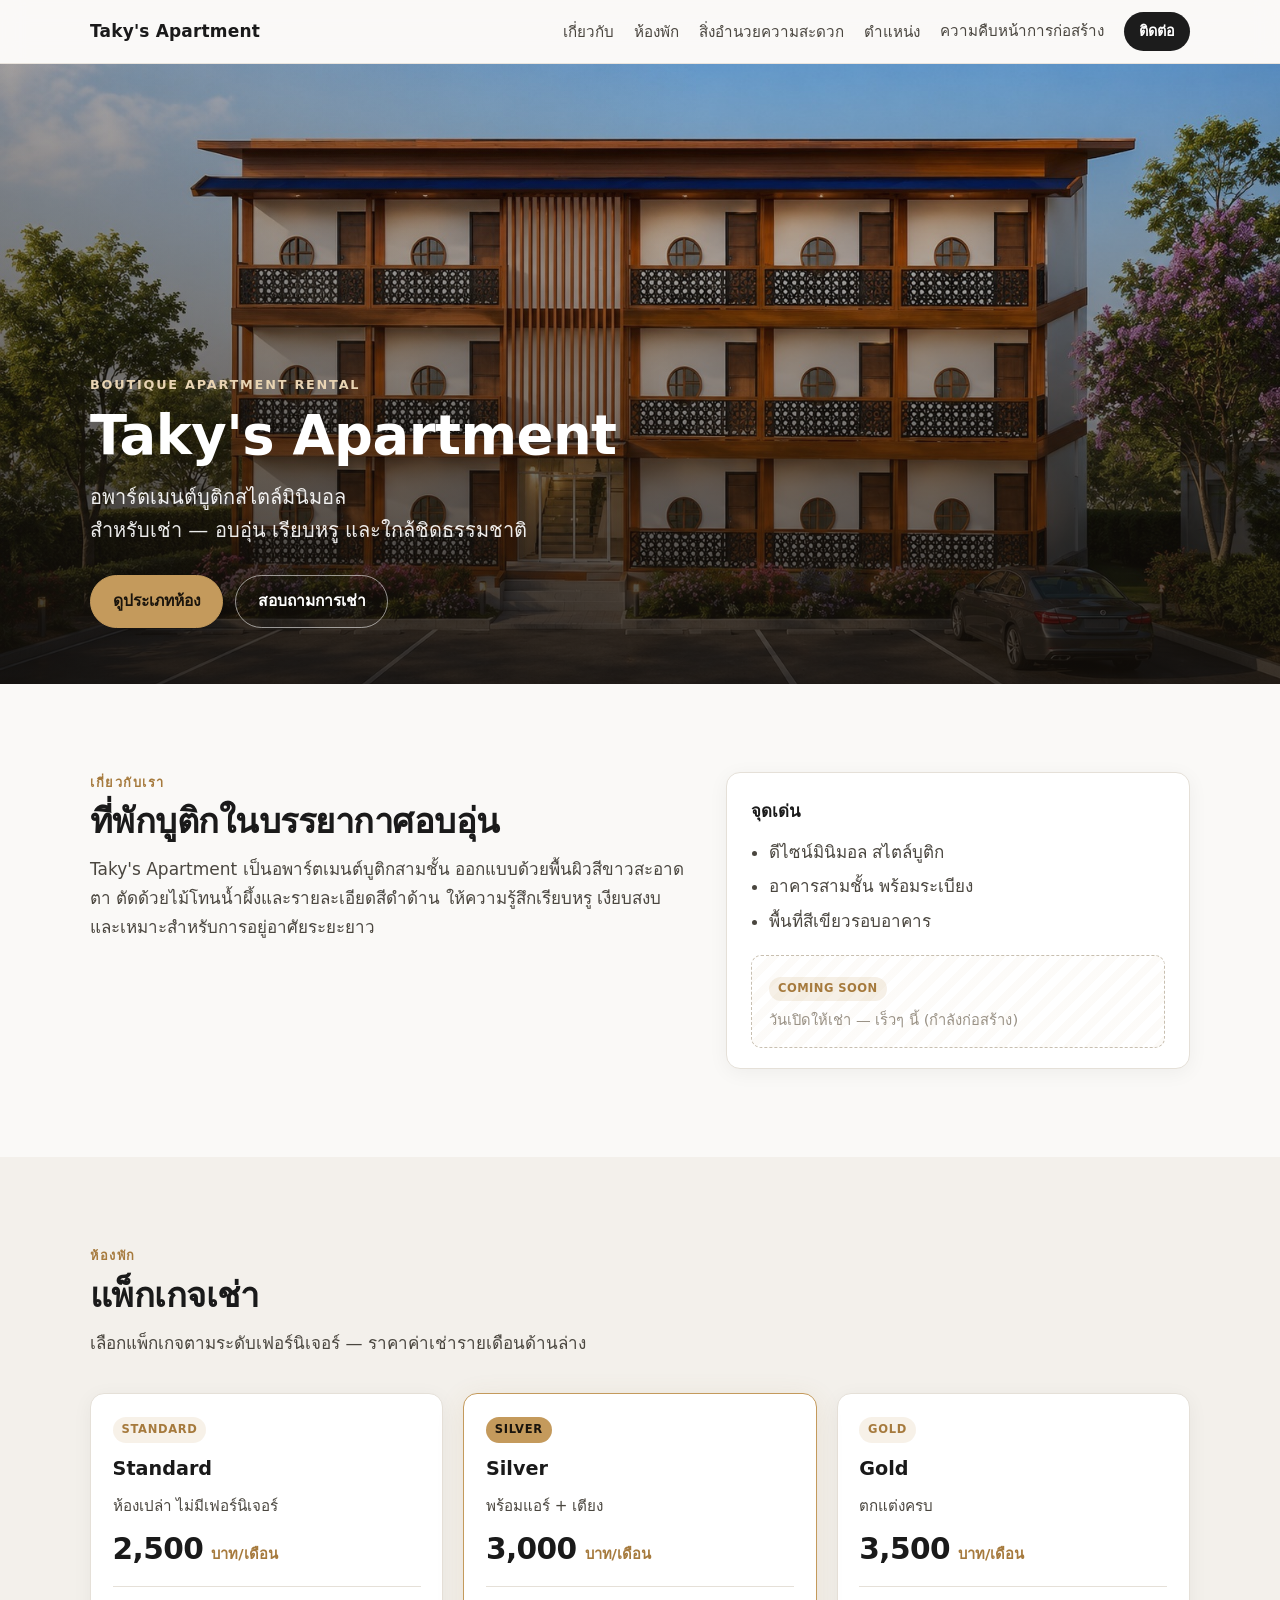
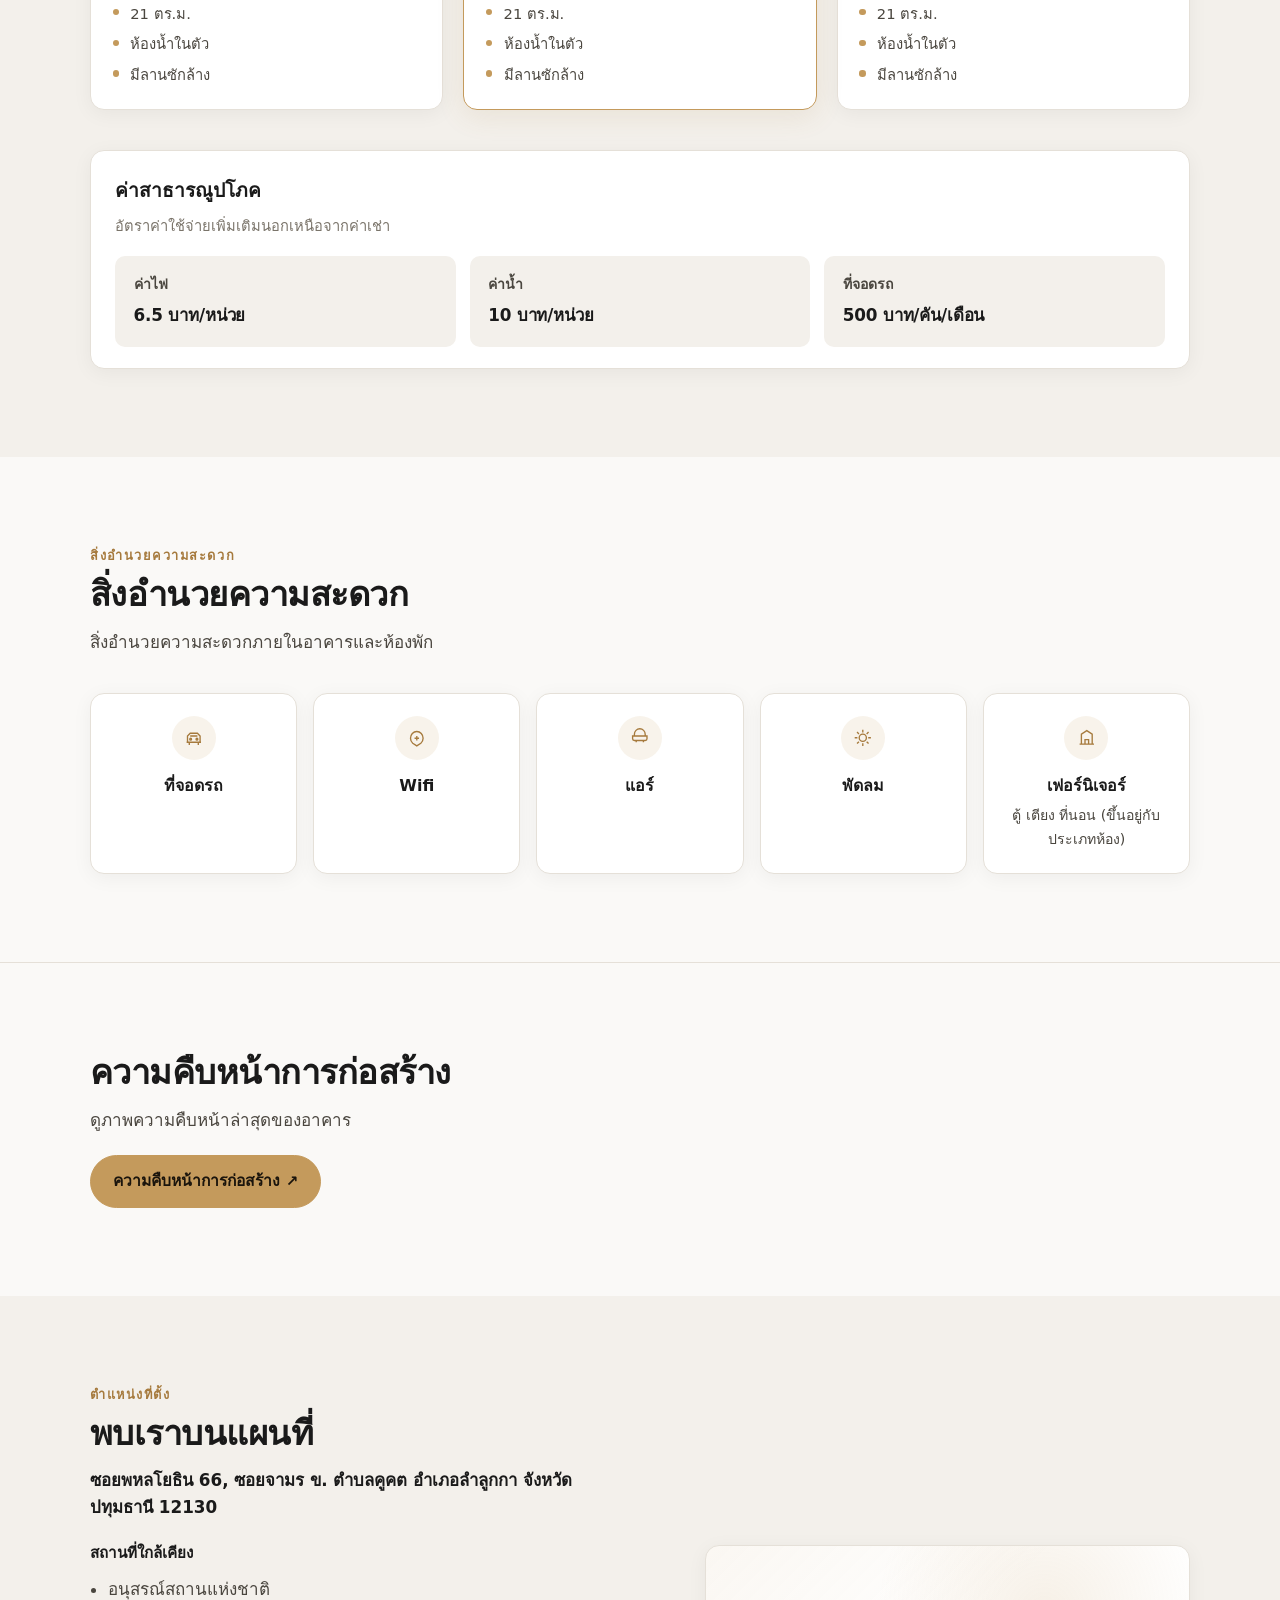
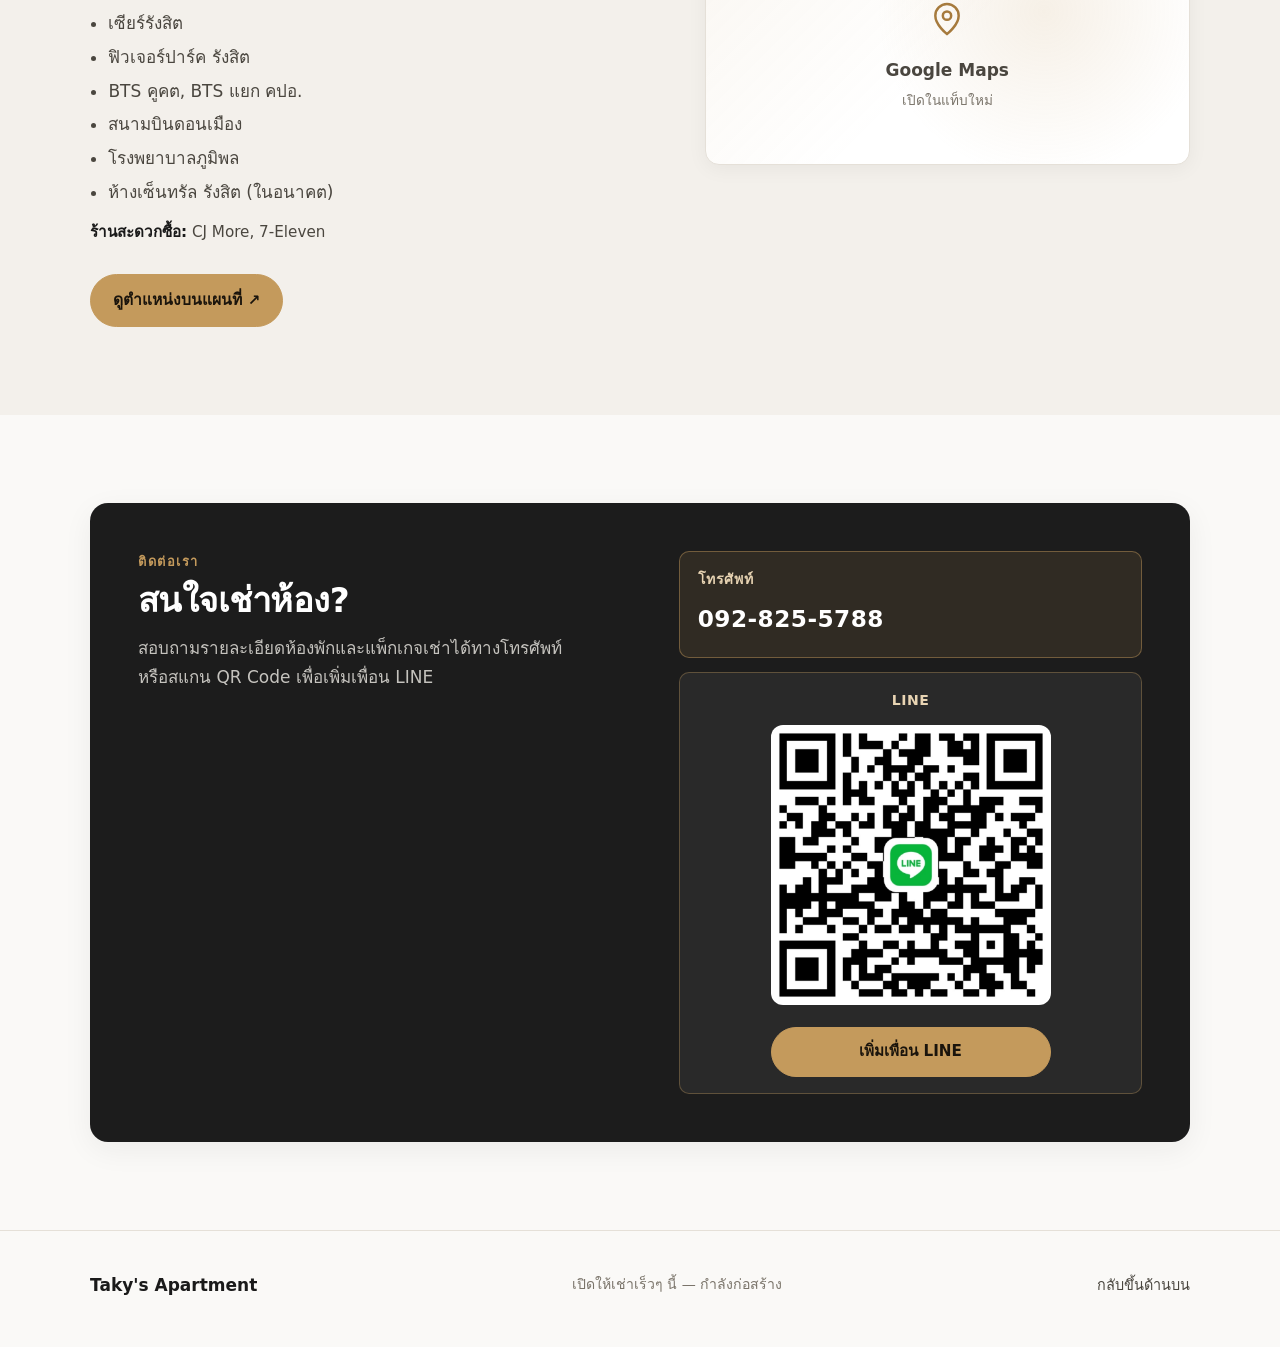
<file: index.html>
<!DOCTYPE html>
<html lang="th">
<head>
  <meta charset="UTF-8">
  <meta name="viewport" content="width=device-width, initial-scale=1">
  <meta name="description" content="Taky's Apartment — อพาร์ตเมนต์บูติกสำหรับเช่า">
  <title>Taky's Apartment | อพาร์ตเมนต์บูติกสำหรับเช่า</title>
  <meta property="og:type" content="website">
  <meta property="og:url" content="https://taky-apartment.pages.dev/">
  <meta property="og:title" content="Taky's Apartment | อพาร์ตเมนต์บูติกสำหรับเช่า">
  <meta property="og:description" content="Taky's Apartment — อพาร์ตเมนต์บูติกสำหรับเช่า">
  <meta property="og:image" content="https://taky-apartment.pages.dev/exterior.jpg">
  <link rel="icon" href="/favicon.svg" type="image/svg+xml">
  <link rel="stylesheet" href="styles.css">
</head>
<body>
  <a class="skip-link" href="#main">ข้ามไปยังเนื้อหาหลัก</a>

  <header class="site-header" id="top">
    <nav class="nav" aria-label="เมนูหลัก">
      <a class="nav__brand" href="#top">Taky's Apartment</a>
      <button class="nav__toggle" type="button" aria-expanded="false" aria-controls="nav-menu" aria-label="เปิด/ปิดเมนู">
        <span class="nav__toggle-bar" aria-hidden="true"></span>
        <span class="nav__toggle-bar" aria-hidden="true"></span>
        <span class="nav__toggle-bar" aria-hidden="true"></span>
      </button>
      <ul class="nav__menu" id="nav-menu">
        <li><a href="#about">เกี่ยวกับ</a></li>
        <li><a href="#units">ห้องพัก</a></li>
        <li><a href="#amenities">สิ่งอำนวยความสะดวก</a></li>
        <li><a href="#location">ตำแหน่ง</a></li>
        <li><a href="https://taky-tracker.pages.dev/progress/" target="_blank" rel="noopener noreferrer">ความคืบหน้าการก่อสร้าง</a></li>
        <li><a class="nav__cta" href="#contact">ติดต่อ</a></li>
      </ul>
    </nav>
  </header>

  <main id="main">
    <section class="hero" aria-labelledby="hero-title">
      <div class="hero__media">
        <img
          src="exterior.jpg"
          alt="อาคาร Taky's Apartment สามชั้น สีขาวตัดไม้โทนอบอุ่น พร้อมระเบียงราวลายวงกลม"
          width="1589"
          height="990"
          fetchpriority="high"
        >
        <div class="hero__overlay" aria-hidden="true"></div>
      </div>
      <div class="hero__content">
        <p class="hero__eyebrow">Boutique Apartment Rental</p>
        <h1 id="hero-title" class="hero__title">Taky's Apartment</h1>
        <p class="hero__tagline">อพาร์ตเมนต์บูติกสไตล์มินิมอล<br>สำหรับเช่า — อบอุ่น เรียบหรู และใกล้ชิดธรรมชาติ</p>
        <div class="hero__actions">
          <a class="btn btn--primary" href="#units">ดูประเภทห้อง</a>
          <a class="btn btn--ghost" href="#contact">สอบถามการเช่า</a>
        </div>
      </div>
    </section>

    <section class="about section" id="about" aria-labelledby="about-title">
      <div class="container about__grid">
        <div class="about__intro">
          <p class="section__eyebrow">เกี่ยวกับเรา</p>
          <h2 id="about-title" class="section__title">ที่พักบูติกในบรรยากาศอบอุ่น</h2>
          <p class="about__text">
            Taky's Apartment เป็นอพาร์ตเมนต์บูติกสามชั้น ออกแบบด้วยพื้นผิวสีขาวสะอาดตา
            ตัดด้วยไม้โทนน้ำผึ้งและรายละเอียดสีดำด้าน ให้ความรู้สึกเรียบหรู เงียบสงบ
            และเหมาะสำหรับการอยู่อาศัยระยะยาว
          </p>
        </div>
        <aside class="highlight-card" aria-label="ข้อมูลสำคัญ">
          <h3 class="highlight-card__title">จุดเด่น</h3>
          <ul class="highlight-card__list">
            <li>ดีไซน์มินิมอล สไตล์บูติก</li>
            <li>อาคารสามชั้น พร้อมระเบียง</li>
            <li>พื้นที่สีเขียวรอบอาคาร</li>
          </ul>
          <div class="placeholder placeholder--inline" role="note">
            <span class="placeholder__label">Coming soon</span>
            <p>วันเปิดให้เช่า — เร็วๆ นี้ (กำลังก่อสร้าง)</p>
          </div>
        </aside>
      </div>
    </section>

    <section class="units section section--muted" id="units" aria-labelledby="units-title">
      <div class="container">
        <header class="section__header">
          <p class="section__eyebrow">ห้องพัก</p>
          <h2 id="units-title" class="section__title">แพ็กเกจเช่า</h2>
          <p class="section__lead">เลือกแพ็กเกจตามระดับเฟอร์นิเจอร์ — ราคาค่าเช่ารายเดือนด้านล่าง</p>
        </header>

        <div class="card-grid">
          <article class="unit-card">
            <div class="unit-card__badge">Standard</div>
            <h3 class="unit-card__title">Standard</h3>
            <p class="unit-card__desc">ห้องเปล่า ไม่มีเฟอร์นิเจอร์</p>
            <p class="unit-card__price">
              <span class="unit-card__amount">2,500</span>
              <span class="unit-card__currency">บาท/เดือน</span>
            </p>
            <ul class="unit-card__facts">
              <li>21 ตร.ม.</li>
              <li>ห้องน้ำในตัว</li>
              <li>มีลานซักล้าง</li>
            </ul>
          </article>

          <article class="unit-card unit-card--featured">
            <div class="unit-card__badge">Silver</div>
            <h3 class="unit-card__title">Silver</h3>
            <p class="unit-card__desc">พร้อมแอร์ + เตียง</p>
            <p class="unit-card__price">
              <span class="unit-card__amount">3,000</span>
              <span class="unit-card__currency">บาท/เดือน</span>
            </p>
            <ul class="unit-card__facts">
              <li>21 ตร.ม.</li>
              <li>ห้องน้ำในตัว</li>
              <li>มีลานซักล้าง</li>
            </ul>
          </article>

          <article class="unit-card">
            <div class="unit-card__badge">Gold</div>
            <h3 class="unit-card__title">Gold</h3>
            <p class="unit-card__desc">ตกแต่งครบ</p>
            <p class="unit-card__price">
              <span class="unit-card__amount">3,500</span>
              <span class="unit-card__currency">บาท/เดือน</span>
            </p>
            <ul class="unit-card__facts">
              <li>21 ตร.ม.</li>
              <li>ห้องน้ำในตัว</li>
              <li>มีลานซักล้าง</li>
            </ul>
          </article>
        </div>

        <aside class="utilities" aria-labelledby="utilities-title">
          <header class="utilities__header">
            <h3 id="utilities-title" class="utilities__title">ค่าสาธารณูปโภค</h3>
            <p class="utilities__lead">อัตราค่าใช้จ่ายเพิ่มเติมนอกเหนือจากค่าเช่า</p>
          </header>
          <ul class="utilities__list">
            <li class="utilities__item">
              <span class="utilities__name">ค่าไฟ</span>
              <span class="utilities__rate">6.5 บาท/หน่วย</span>
            </li>
            <li class="utilities__item">
              <span class="utilities__name">ค่าน้ำ</span>
              <span class="utilities__rate">10 บาท/หน่วย</span>
            </li>
            <li class="utilities__item">
              <span class="utilities__name">ที่จอดรถ</span>
              <span class="utilities__rate">500 บาท/คัน/เดือน</span>
            </li>
          </ul>
        </aside>
      </div>
    </section>

    <section class="amenities section" id="amenities" aria-labelledby="amenities-title">
      <div class="container">
        <header class="section__header">
          <p class="section__eyebrow">สิ่งอำนวยความสะดวก</p>
          <h2 id="amenities-title" class="section__title">สิ่งอำนวยความสะดวก</h2>
          <p class="section__lead">สิ่งอำนวยความสะดวกภายในอาคารและห้องพัก</p>
        </header>

        <ul class="amenity-grid amenity-grid--five">
          <li class="amenity-card">
            <span class="amenity-card__icon" aria-hidden="true">
              <svg viewBox="0 0 24 24" fill="none" stroke="currentColor" stroke-width="1.5"><path d="M4 17h16M5 17V10l3-3h8l3 3v7M7 17v3M17 17v3M8 10h8"/><circle cx="8.5" cy="13.5" r="1"/><circle cx="15.5" cy="13.5" r="1"/></svg>
            </span>
            <h3 class="amenity-card__title">ที่จอดรถ</h3>
          </li>
          <li class="amenity-card">
            <span class="amenity-card__icon" aria-hidden="true">
              <svg viewBox="0 0 24 24" fill="none" stroke="currentColor" stroke-width="1.5"><path d="M5 12.5c0-4 3-7.5 7-7.5s7 3.5 7 7.5c0 2.2-1 4.2-2.5 5.5L12 21l-4.5-3c-1.5-1.3-2.5-3.3-2.5-5.5Z"/><path d="M9.5 12.5h5M12 10v5"/></svg>
            </span>
            <h3 class="amenity-card__title">Wifi</h3>
          </li>
          <li class="amenity-card">
            <span class="amenity-card__icon" aria-hidden="true">
              <svg viewBox="0 0 24 24" fill="none" stroke="currentColor" stroke-width="1.5"><path d="M4 10h16v3a2 2 0 0 1-2 2H6a2 2 0 0 1-2-2v-3Z"/><path d="M6 10V8a6 6 0 0 1 12 0v2M8 15v2M16 15v2"/></svg>
            </span>
            <h3 class="amenity-card__title">แอร์</h3>
          </li>
          <li class="amenity-card">
            <span class="amenity-card__icon" aria-hidden="true">
              <svg viewBox="0 0 24 24" fill="none" stroke="currentColor" stroke-width="1.5"><path d="M12 3v3M12 18v3M3 12h3M18 12h3M5.6 5.6l2.1 2.1M16.3 16.3l2.1 2.1M18.4 5.6l-2.1 2.1M7.7 16.3l-2.1 2.1"/><circle cx="12" cy="12" r="4"/></svg>
            </span>
            <h3 class="amenity-card__title">พัดลม</h3>
          </li>
          <li class="amenity-card">
            <span class="amenity-card__icon" aria-hidden="true">
              <svg viewBox="0 0 24 24" fill="none" stroke="currentColor" stroke-width="1.5"><path d="M4 19h16M6 19V8l6-4 6 4v11"/><path d="M10 19v-5h4v5"/></svg>
            </span>
            <h3 class="amenity-card__title">เฟอร์นิเจอร์</h3>
            <p class="amenity-card__text">ตู้ เตียง ที่นอน (ขึ้นอยู่กับประเภทห้อง)</p>
          </li>
        </ul>
      </div>
    </section>

    <section class="progress section" id="progress" aria-labelledby="progress-title">
      <div class="container">
        <header class="section__header">
          <h2 id="progress-title" class="section__title">ความคืบหน้าการก่อสร้าง</h2>
          <p class="section__lead">ดูภาพความคืบหน้าล่าสุดของอาคาร</p>
        </header>
        <a class="btn btn--primary" href="https://taky-tracker.pages.dev/progress/" target="_blank" rel="noopener noreferrer">
          ความคืบหน้าการก่อสร้าง
          <span class="btn__icon" aria-hidden="true">↗</span>
        </a>
      </div>
    </section>

    <section class="location section section--muted" id="location" aria-labelledby="location-title">
      <div class="container location__grid">
        <div>
          <p class="section__eyebrow">ตำแหน่งที่ตั้ง</p>
          <h2 id="location-title" class="section__title">พบเราบนแผนที่</h2>
          <p class="location__address">
            ซอยพหลโยธิน 66, ซอยจามร ข. ตำบลคูคต อำเภอลำลูกกา จังหวัดปทุมธานี 12130
          </p>
          <div class="location__nearby">
            <h3 class="location__nearby-title">สถานที่ใกล้เคียง</h3>
            <ul class="location__nearby-list">
              <li>อนุสรณ์สถานแห่งชาติ</li>
              <li>เซียร์รังสิต</li>
              <li>ฟิวเจอร์ปาร์ค รังสิต</li>
              <li>BTS คูคต, BTS แยก คปอ.</li>
              <li>สนามบินดอนเมือง</li>
              <li>โรงพยาบาลภูมิพล</li>
              <li>ห้างเซ็นทรัล รังสิต (ในอนาคต)</li>
            </ul>
            <p class="location__stores"><strong>ร้านสะดวกซื้อ:</strong> CJ More, 7-Eleven</p>
          </div>
          <a
            class="btn btn--primary location__btn"
            href="https://maps.app.goo.gl/F6Vs4F3PYVQgNGQ56?g_st=ic"
            target="_blank"
            rel="noopener noreferrer"
          >
            ดูตำแหน่งบนแผนที่
            <span class="btn__icon" aria-hidden="true">↗</span>
          </a>
        </div>
        <a
          class="location__map-card"
          href="https://maps.app.goo.gl/F6Vs4F3PYVQgNGQ56?g_st=ic"
          target="_blank"
          rel="noopener noreferrer"
        >
          <div class="location__map-inner">
            <svg class="location__pin" viewBox="0 0 24 24" fill="none" stroke="currentColor" stroke-width="1.5" aria-hidden="true">
              <path d="M12 21s7-5.4 7-11a7 7 0 1 0-14 0c0 5.6 7 11 7 11Z"/>
              <circle cx="12" cy="10" r="2.5"/>
            </svg>
            <p>Google Maps</p>
            <p class="location__map-hint">เปิดในแท็บใหม่</p>
          </div>
        </a>
      </div>
    </section>

    <section class="contact section" id="contact" aria-labelledby="contact-title">
      <div class="container contact__panel">
        <div class="contact__copy">
          <p class="section__eyebrow">ติดต่อเรา</p>
          <h2 id="contact-title" class="section__title">สนใจเช่าห้อง?</h2>
          <p class="contact__text">
            สอบถามรายละเอียดห้องพักและแพ็กเกจเช่าได้ทางโทรศัพท์
            หรือสแกน QR Code เพื่อเพิ่มเพื่อน LINE
          </p>
        </div>
        <div class="contact__channels">
          <div class="contact-channel contact-channel--active">
            <h3>โทรศัพท์</h3>
            <a class="contact-channel__phone" href="tel:+66928255788">092-825-5788</a>
          </div>
          <div class="contact-channel contact-channel--line">
            <h3>LINE</h3>
            <a
              class="contact-channel__qr-link"
              href="https://line.me/ti/p/-b23jGodq9"
              target="_blank"
              rel="noopener noreferrer"
            >
              <img
                class="contact-channel__qr"
                src="line-qr.jpg"
                alt="QR Code สำหรับเพิ่มเพื่อน LINE"
                width="280"
                height="280"
                loading="lazy"
              >
            </a>
            <a
              class="btn btn--primary contact-channel__line-btn"
              href="https://line.me/ti/p/-b23jGodq9"
              target="_blank"
              rel="noopener noreferrer"
            >เพิ่มเพื่อน LINE</a>
          </div>
        </div>
      </div>
    </section>
  </main>

  <footer class="site-footer">
    <div class="container site-footer__inner">
      <p class="site-footer__brand">Taky's Apartment</p>
      <p class="site-footer__note">เปิดให้เช่าเร็วๆ นี้ — กำลังก่อสร้าง</p>
      <a class="site-footer__top" href="#top">กลับขึ้นด้านบน</a>
    </div>
  </footer>

  <script src="script.js" defer></script>
</body>
</html>
</file>
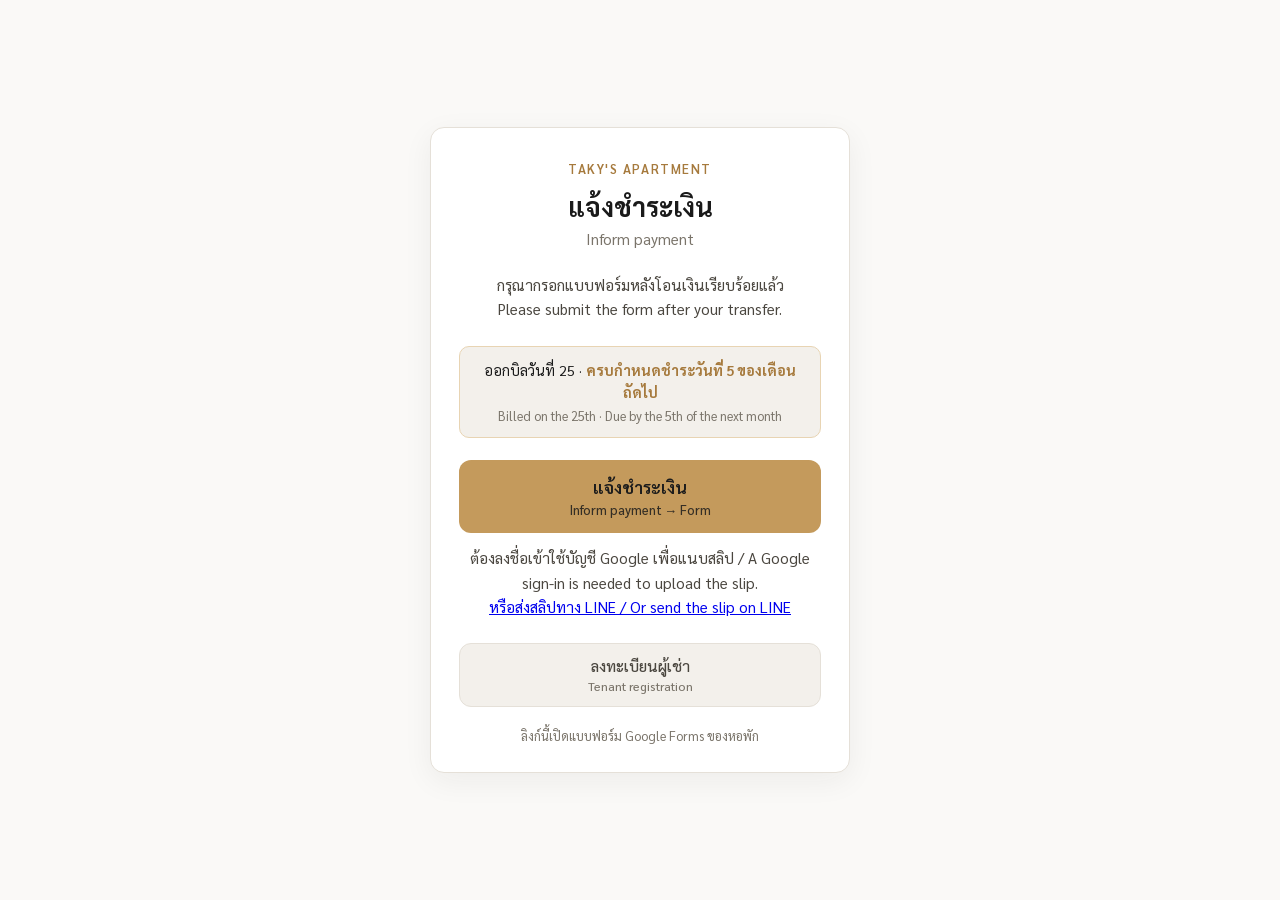
<file: inform/index.html>
<!DOCTYPE html>
<html lang="th">
<head>
  <meta charset="utf-8">
  <meta name="viewport" content="width=device-width, initial-scale=1">
  <title>แจ้งชำระเงิน — Taky's Apartment</title>
  <meta name="description" content="แจ้งชำระค่าเช่า Taky's Apartment / Inform payment">
  <meta name="robots" content="noindex">
  <link rel="preconnect" href="https://fonts.googleapis.com">
  <link rel="preconnect" href="https://fonts.gstatic.com" crossorigin>
  <link href="https://fonts.googleapis.com/css2?family=Sarabun:wght@400;500;600;700&display=swap" rel="stylesheet">
  <style>
    :root {
      --bg: #faf9f7;
      --surface: #ffffff;
      --muted: #f3f0eb;
      --text: #1a1a1a;
      --text-soft: #4a463f;
      --text-muted: #7a746a;
      --wood: #c49a5c;
      --wood-deep: #a67a3d;
      --wood-soft: #e8d4b3;
      --border: #e5e0d8;
      --shadow: 0 8px 30px rgba(28, 28, 28, 0.06);
      --radius: 14px;
      --font: "Sarabun", "Noto Sans Thai", "Thonburi", "Tahoma", system-ui, sans-serif;
    }
    * { box-sizing: border-box; }
    body {
      margin: 0;
      min-height: 100vh;
      font-family: var(--font);
      color: var(--text);
      background: var(--bg);
      display: flex;
      flex-direction: column;
      align-items: center;
      justify-content: center;
      padding: 1.5rem;
      -webkit-font-smoothing: antialiased;
    }
    .card {
      width: 100%;
      max-width: 420px;
      background: var(--surface);
      border: 1px solid var(--border);
      border-radius: var(--radius);
      box-shadow: var(--shadow);
      padding: 2rem 1.75rem 1.75rem;
      text-align: center;
    }
    .brand {
      font-size: 0.8rem;
      letter-spacing: 0.12em;
      text-transform: uppercase;
      color: var(--wood-deep);
      font-weight: 600;
      margin: 0 0 0.75rem;
    }
    h1 {
      margin: 0 0 0.35rem;
      font-size: 1.65rem;
      font-weight: 700;
      line-height: 1.3;
    }
    .en {
      margin: 0 0 1.5rem;
      font-size: 0.95rem;
      color: var(--text-muted);
      font-weight: 400;
    }
    .hint {
      margin: 0 0 1.5rem;
      font-size: 0.95rem;
      color: var(--text-soft);
      line-height: 1.6;
    }
    .due-box {
      margin: 0 0 1.35rem;
      padding: 0.75rem 1rem;
      border-radius: 10px;
      background: var(--muted);
      border: 1px solid var(--wood-soft);
      font-size: 0.9rem;
      color: var(--text);
      line-height: 1.55;
    }
    .due-box strong {
      color: var(--wood-deep);
      font-weight: 700;
    }
    .due-box .due-en {
      display: block;
      font-size: 0.8rem;
      color: var(--text-muted);
      margin-top: 0.15rem;
    }
    .btn {
      display: block;
      width: 100%;
      padding: 0.95rem 1.25rem;
      border-radius: 12px;
      font-family: inherit;
      font-size: 1.1rem;
      font-weight: 600;
      text-decoration: none;
      text-align: center;
      transition: background 0.2s ease, transform 0.15s ease;
    }
    .btn-primary {
      background: var(--wood);
      color: #1c1c1c;
      border: none;
      margin-bottom: 0.85rem;
    }
    .btn-primary:hover {
      background: var(--wood-deep);
      color: #fff;
    }
    .btn-primary .sub {
      display: block;
      font-size: 0.8rem;
      font-weight: 500;
      opacity: 0.85;
      margin-top: 0.15rem;
    }
    .btn-secondary {
      background: var(--muted);
      color: var(--text-soft);
      border: 1px solid var(--border);
      font-size: 0.95rem;
      font-weight: 500;
      padding: 0.75rem 1rem;
    }
    .btn-secondary:hover {
      background: var(--wood-soft);
      color: var(--text);
    }
    .btn-secondary .sub {
      display: block;
      font-size: 0.75rem;
      color: var(--text-muted);
      margin-top: 0.1rem;
    }
    footer {
      margin-top: 1.25rem;
      font-size: 0.8rem;
      color: var(--text-muted);
    }
  </style>
</head>
<body>
  <main class="card">
    <p class="brand">Taky's Apartment</p>
    <h1>แจ้งชำระเงิน</h1>
    <p class="en">Inform payment</p>
    <p class="hint">กรุณากรอกแบบฟอร์มหลังโอนเงินเรียบร้อยแล้ว<br>Please submit the form after your transfer.</p>
    <div class="due-box">
      ออกบิลวันที่ 25 · <strong>ครบกำหนดชำระวันที่ 5 ของเดือนถัดไป</strong>
      <span class="due-en">Billed on the 25th · Due by the 5th of the next month</span>
    </div>
    <a class="btn btn-primary"
       href="https://docs.google.com/forms/d/e/1FAIpQLSeFk9djViV0vqZQM067Zvekph__pbNub622TlDq133EQwYBng/viewform"
       target="_blank" rel="noopener noreferrer">
      แจ้งชำระเงิน
      <span class="sub">Inform payment → Form</span>
    </a>
    <p class="hint">ต้องลงชื่อเข้าใช้บัญชี Google เพื่อแนบสลิป / A Google sign-in is needed to upload the slip.<br><a href="https://line.me/ti/p/-b23jGodq9" target="_blank" rel="noopener noreferrer">หรือส่งสลิปทาง LINE / Or send the slip on LINE</a></p>
    <a class="btn btn-secondary"
       href="https://docs.google.com/forms/d/e/1FAIpQLSdLffarF0HYh5NaU0Pk53DI294LWHMtPSo1vtZIdK3tVxLmgw/viewform"
       target="_blank" rel="noopener noreferrer">
      ลงทะเบียนผู้เช่า
      <span class="sub">Tenant registration</span>
    </a>
    <footer>ลิงก์นี้เปิดแบบฟอร์ม Google Forms ของหอพัก</footer>
  </main>
</body>
</html>
</file>
<file: styles.css>
/* Taky's Apartment — boutique rental draft site
   Palette: crisp white, honey wood, soft black */

:root {
  --color-bg: #faf9f7;
  --color-surface: #ffffff;
  --color-muted: #f3f0eb;
  --color-text: #1a1a1a;
  --color-text-soft: #4a463f;
  --color-text-muted: #7a746a;
  --color-wood: #c49a5c;
  --color-wood-deep: #a67a3d;
  --color-wood-soft: #e8d4b3;
  --color-black: #1c1c1c;
  --color-border: #e5e0d8;
  --color-placeholder: #9a9286;
  --shadow-soft: 0 8px 30px rgba(28, 28, 28, 0.06);
  --shadow-card: 0 4px 20px rgba(28, 28, 28, 0.05);
  --radius: 14px;
  --radius-sm: 10px;
  --header-h: 4rem;
  --font: "Sarabun", "Noto Sans Thai", "Thonburi", "Tahoma", system-ui, -apple-system, sans-serif;
  --max: 1100px;
  --ease: cubic-bezier(0.22, 1, 0.36, 1);
}

*,
*::before,
*::after {
  box-sizing: border-box;
}

html {
  scroll-behavior: smooth;
  scroll-padding-top: calc(var(--header-h) + 0.75rem);
  overflow-x: clip;
}

body {
  margin: 0;
  font-family: var(--font);
  font-size: 1.0625rem;
  line-height: 1.7;
  color: var(--color-text);
  background: var(--color-bg);
  -webkit-font-smoothing: antialiased;
  overflow-x: clip;
}

img {
  max-width: 100%;
  height: auto;
  display: block;
}

a {
  color: inherit;
  text-decoration-thickness: 1px;
  text-underline-offset: 0.2em;
}

a:hover {
  color: var(--color-wood-deep);
}

:focus-visible {
  outline: 2px solid var(--color-wood);
  outline-offset: 3px;
}

.skip-link {
  position: absolute;
  left: 1rem;
  top: -100%;
  z-index: 1000;
  padding: 0.6rem 1rem;
  background: var(--color-black);
  color: #fff;
  border-radius: 8px;
  text-decoration: none;
}

.skip-link:focus {
  top: 1rem;
}

.container {
  width: min(100% - 2rem, var(--max));
  margin-inline: auto;
}

/* —— Header / Nav —— */
.site-header {
  position: sticky;
  top: 0;
  z-index: 100;
  height: var(--header-h);
  background: rgba(250, 249, 247, 0.88);
  backdrop-filter: blur(12px);
  -webkit-backdrop-filter: blur(12px);
  border-bottom: 1px solid rgba(229, 224, 216, 0.8);
}

.nav {
  position: relative;
  width: min(100% - 2rem, var(--max));
  margin-inline: auto;
  height: 100%;
  display: flex;
  align-items: center;
  justify-content: space-between;
  gap: 1rem;
}

.nav__brand {
  display: inline-flex;
  align-items: center;
  min-height: 44px;
  font-weight: 700;
  letter-spacing: 0.01em;
  text-decoration: none;
  color: var(--color-text);
  white-space: nowrap;
}

.nav__brand:hover {
  color: var(--color-wood-deep);
}

.nav__menu {
  list-style: none;
  margin: 0;
  padding: 0;
  display: flex;
  align-items: center;
  gap: 0.25rem 1.25rem;
}

.nav__menu a {
  text-decoration: none;
  font-size: 0.95rem;
  color: var(--color-text-soft);
  padding: 0.35rem 0;
}

.nav__menu a:hover {
  color: var(--color-wood-deep);
}

.nav__cta {
  display: inline-flex;
  align-items: center;
  padding: 0.45rem 0.95rem !important;
  background: var(--color-black);
  color: #fff !important;
  border-radius: 999px;
  font-weight: 600;
  font-size: 0.9rem !important;
}

.nav__cta:hover {
  background: var(--color-wood-deep);
  color: #fff !important;
}

.nav__toggle {
  display: none;
  flex-direction: column;
  justify-content: center;
  gap: 5px;
  width: 2.75rem;
  height: 2.75rem;
  min-width: 44px;
  min-height: 44px;
  padding: 0.5rem;
  border: 1px solid var(--color-border);
  border-radius: 8px;
  background: var(--color-surface);
  cursor: pointer;
  -webkit-tap-highlight-color: transparent;
}

.nav__toggle-bar {
  display: block;
  height: 2px;
  width: 100%;
  background: var(--color-text);
  border-radius: 1px;
  transition: transform 0.25s var(--ease), opacity 0.2s;
}

.nav.is-open .nav__toggle-bar:nth-child(1) {
  transform: translateY(8px) rotate(45deg);
}

.nav.is-open .nav__toggle-bar:nth-child(2) {
  opacity: 0;
}

.nav.is-open .nav__toggle-bar:nth-child(3) {
  transform: translateY(-8px) rotate(-45deg);
}

@media (max-width: 768px) {
  .nav__toggle {
    display: flex;
  }

  .nav__menu {
    position: absolute;
    top: var(--header-h);
    left: 0;
    right: 0;
    flex-direction: column;
    align-items: stretch;
    gap: 0;
    padding: 0.75rem 1rem 1.25rem;
    background: rgba(250, 249, 247, 0.98);
    border-bottom: 1px solid var(--color-border);
    box-shadow: var(--shadow-soft);
    transform: translateY(-0.5rem);
    opacity: 0;
    visibility: hidden;
    pointer-events: none;
    transition: opacity 0.2s var(--ease), transform 0.2s var(--ease), visibility 0.2s;
  }

  .nav.is-open .nav__menu {
    opacity: 1;
    visibility: visible;
    pointer-events: auto;
    transform: translateY(0);
  }

  .nav__menu a {
    display: flex;
    align-items: center;
    min-height: 44px;
    padding: 0.75rem 0.5rem;
    border-bottom: 1px solid var(--color-border);
  }

  .nav__cta {
    margin-top: 0.75rem;
    justify-content: center;
    min-height: 44px;
    border-bottom: none !important;
  }
}

/* —— Hero —— */
.hero {
  position: relative;
  min-height: min(70vh, 620px);
  display: grid;
  align-items: end;
  color: #fff;
  overflow: hidden;
  background: #1a140c;
}

.hero__media {
  position: absolute;
  inset: 0;
  background:
    linear-gradient(180deg, #1a140c 0%, #2a2118 50%, #1a140c 100%);
}

.hero__media img {
  width: 100%;
  height: 100%;
  object-fit: cover;
  object-position: center center;
}

.hero__overlay {
  position: absolute;
  inset: 0;
  background:
    linear-gradient(180deg, rgba(18, 14, 10, 0.12) 0%, rgba(18, 14, 10, 0.45) 50%, rgba(18, 14, 10, 0.82) 100%),
    linear-gradient(90deg, rgba(18, 14, 10, 0.28) 0%, transparent 55%);
  pointer-events: none;
}

.hero__content {
  position: relative;
  z-index: 1;
  width: min(100% - 2rem, var(--max));
  margin-inline: auto;
  padding: 4.5rem 0 3.5rem;
}

.hero__eyebrow {
  margin: 0 0 0.6rem;
  font-size: 0.8rem;
  letter-spacing: 0.14em;
  text-transform: uppercase;
  color: var(--color-wood-soft);
  font-weight: 600;
}

.hero__title {
  margin: 0 0 0.85rem;
  font-size: clamp(2.2rem, 5vw, 3.4rem);
  font-weight: 700;
  letter-spacing: -0.01em;
  line-height: 1.15;
}

.hero__tagline {
  margin: 0 0 1.75rem;
  max-width: 28rem;
  font-size: clamp(1.05rem, 2.2vw, 1.25rem);
  line-height: 1.65;
  color: rgba(255, 255, 255, 0.92);
}

.hero__actions {
  display: flex;
  flex-wrap: wrap;
  gap: 0.75rem;
}

@media (max-width: 768px) {
  .hero {
    min-height: min(58vh, 480px);
  }

  .hero__content {
    padding: 2.5rem 0 2rem;
  }

  .hero__title {
    font-size: clamp(1.85rem, 8vw, 2.6rem);
  }

  .hero__actions .btn {
    flex: 1 1 auto;
    min-width: min(100%, 10rem);
  }
}


/* —— Buttons —— */
.btn {
  display: inline-flex;
  align-items: center;
  justify-content: center;
  gap: 0.4rem;
  min-height: 44px;
  padding: 0.75rem 1.35rem;
  border-radius: 999px;
  font-family: inherit;
  font-size: 0.98rem;
  font-weight: 600;
  text-decoration: none;
  border: 1.5px solid transparent;
  cursor: pointer;
  transition: background 0.2s var(--ease), color 0.2s, border-color 0.2s, transform 0.15s;
}

.btn:active {
  transform: translateY(1px);
}

.btn--primary {
  background: var(--color-wood);
  color: #1a140c;
  border-color: var(--color-wood);
}

.btn--primary:hover {
  background: var(--color-wood-deep);
  border-color: var(--color-wood-deep);
  color: #fff;
}

.btn--ghost {
  background: transparent;
  color: #fff;
  border-color: rgba(255, 255, 255, 0.55);
}

.btn--ghost:hover {
  background: rgba(255, 255, 255, 0.12);
  color: #fff;
  border-color: #fff;
}

.btn__icon {
  font-size: 0.95em;
  line-height: 1;
}

/* —— Sections —— */
.section {
  padding: clamp(3.5rem, 8vw, 5.5rem) 0;
}

.section--muted {
  background: var(--color-muted);
}

.section__eyebrow {
  margin: 0 0 0.4rem;
  font-size: 0.8rem;
  font-weight: 700;
  letter-spacing: 0.12em;
  text-transform: uppercase;
  color: var(--color-wood-deep);
}

.section__title {
  margin: 0 0 0.75rem;
  font-size: clamp(1.65rem, 3.5vw, 2.15rem);
  font-weight: 700;
  letter-spacing: -0.015em;
  line-height: 1.25;
  color: var(--color-text);
}

.section__lead {
  margin: 0;
  max-width: 36rem;
  color: var(--color-text-soft);
}

.section__header {
  margin-bottom: 2.25rem;
}

/* —— About —— */
.about__grid {
  display: grid;
  grid-template-columns: 1.3fr 1fr;
  gap: 2rem;
  align-items: start;
}

.about__text {
  margin: 0;
  color: var(--color-text-soft);
  max-width: 38rem;
}

.highlight-card {
  background: var(--color-surface);
  border: 1px solid var(--color-border);
  border-radius: var(--radius);
  padding: 1.5rem 1.5rem 1.25rem;
  box-shadow: var(--shadow-card);
}

.highlight-card__title {
  margin: 0 0 0.75rem;
  font-size: 1.05rem;
}

.highlight-card__list {
  margin: 0 0 1.25rem;
  padding-left: 1.15rem;
  color: var(--color-text-soft);
}

.highlight-card__list li + li {
  margin-top: 0.35rem;
}

@media (max-width: 768px) {
  .about__grid {
    grid-template-columns: 1fr;
  }
}

/* —— Construction progress —— */
.progress {
  border-top: 1px solid var(--color-border);
}

@media (min-width: 769px) {
  .nav__menu a[target="_blank"] {
    display: inline-flex;
    align-items: center;
    min-height: 44px;
    white-space: nowrap;
  }
}

.progress .section__header {
  margin-bottom: 1.25rem;
}

/* —— Placeholders —— */
.placeholder {
  border: 1.5px dashed #c8bfb0;
  border-radius: var(--radius-sm);
  background: repeating-linear-gradient(
    -45deg,
    rgba(196, 154, 92, 0.04),
    rgba(196, 154, 92, 0.04) 8px,
    transparent 8px,
    transparent 16px
  );
  padding: 1rem 1.1rem;
  color: var(--color-placeholder);
}

.placeholder__label {
  display: inline-block;
  margin-bottom: 0.45rem;
  padding: 0.15rem 0.55rem;
  font-size: 0.72rem;
  font-weight: 700;
  letter-spacing: 0.04em;
  text-transform: uppercase;
  color: var(--color-wood-deep);
  background: rgba(196, 154, 92, 0.15);
  border-radius: 999px;
}

.placeholder p,
.placeholder ul {
  margin: 0;
  font-size: 0.92rem;
  line-height: 1.55;
}

.placeholder ul {
  padding-left: 1.1rem;
}

.placeholder li + li {
  margin-top: 0.2rem;
}

.placeholder--inline {
  margin-top: 0.25rem;
}

.placeholder--wide {
  margin-top: 1.75rem;
  text-align: center;
}

/* —— Units —— */
.card-grid {
  display: grid;
  grid-template-columns: repeat(3, 1fr);
  gap: 1.25rem;
}

.unit-card {
  background: var(--color-surface);
  border: 1px solid var(--color-border);
  border-radius: var(--radius);
  padding: 1.4rem 1.35rem 1.35rem;
  box-shadow: var(--shadow-card);
  display: flex;
  flex-direction: column;
  gap: 0.5rem;
}

.unit-card__badge {
  align-self: flex-start;
  font-size: 0.72rem;
  font-weight: 700;
  letter-spacing: 0.06em;
  text-transform: uppercase;
  color: var(--color-wood-deep);
  background: rgba(196, 154, 92, 0.14);
  padding: 0.2rem 0.55rem;
  border-radius: 999px;
}

.unit-card__title {
  margin: 0.15rem 0 0;
  font-size: 1.2rem;
}

.unit-card__note {
  margin: 0 0 0.5rem;
  font-size: 0.9rem;
  color: var(--color-text-muted);
}

.unit-card__desc {
  margin: 0;
  font-size: 0.95rem;
  color: var(--color-text-soft);
}

.unit-card__price {
  margin: 0.35rem 0 0.75rem;
  display: flex;
  flex-wrap: wrap;
  align-items: baseline;
  gap: 0.35rem 0.5rem;
}

.unit-card__amount {
  font-size: 1.85rem;
  font-weight: 700;
  letter-spacing: -0.02em;
  line-height: 1.1;
  color: var(--color-text);
}

.unit-card__currency {
  font-size: 0.92rem;
  font-weight: 600;
  color: var(--color-wood-deep);
}

.unit-card__facts {
  list-style: none;
  margin: 0.25rem 0 0;
  padding: 0.85rem 0 0;
  border-top: 1px solid var(--color-border);
  display: flex;
  flex-direction: column;
  gap: 0.35rem;
  margin-top: auto;
}

.unit-card__facts li {
  position: relative;
  padding-left: 1.1rem;
  font-size: 0.92rem;
  color: var(--color-text-soft);
}

.unit-card__facts li::before {
  content: "";
  position: absolute;
  left: 0;
  top: 0.55em;
  width: 0.4rem;
  height: 0.4rem;
  border-radius: 50%;
  background: var(--color-wood);
}

.unit-card--featured {
  border-color: var(--color-wood);
  box-shadow: 0 6px 28px rgba(166, 122, 61, 0.12);
  position: relative;
}

.unit-card--featured .unit-card__badge {
  background: var(--color-wood);
  color: #1a140c;
}

.unit-card .placeholder {
  margin-top: auto;
}

@media (max-width: 860px) {
  .card-grid {
    grid-template-columns: 1fr;
  }
}

@media (min-width: 561px) and (max-width: 860px) {
  .card-grid {
    grid-template-columns: repeat(2, 1fr);
  }

  .card-grid > :last-child {
    grid-column: 1 / -1;
    max-width: calc(50% - 0.625rem);
    justify-self: center;
  }
}

/* —— Utilities —— */
.utilities {
  margin-top: 2.5rem;
  background: var(--color-surface);
  border: 1px solid var(--color-border);
  border-radius: var(--radius);
  padding: 1.5rem 1.5rem 1.35rem;
  box-shadow: var(--shadow-card);
}

.utilities__header {
  margin-bottom: 1.15rem;
}

.utilities__title {
  margin: 0 0 0.35rem;
  font-size: 1.2rem;
  font-weight: 700;
  color: var(--color-text);
}

.utilities__lead {
  margin: 0;
  font-size: 0.92rem;
  color: var(--color-text-muted);
}

.utilities__list {
  list-style: none;
  margin: 0;
  padding: 0;
  display: grid;
  grid-template-columns: repeat(3, 1fr);
  gap: 0.85rem;
}

.utilities__item {
  display: flex;
  flex-direction: column;
  gap: 0.25rem;
  padding: 1rem 1.1rem;
  background: var(--color-muted);
  border-radius: var(--radius-sm);
  border: 1px solid transparent;
}

.utilities__name {
  font-size: 0.88rem;
  font-weight: 600;
  color: var(--color-text-soft);
}

.utilities__rate {
  font-size: 1.05rem;
  font-weight: 700;
  color: var(--color-text);
  letter-spacing: -0.01em;
}

@media (max-width: 700px) {
  .utilities__list {
    grid-template-columns: 1fr;
  }
}

/* —— Amenities —— */
.amenity-grid {
  list-style: none;
  margin: 0;
  padding: 0;
  display: grid;
  grid-template-columns: repeat(4, 1fr);
  gap: 1rem;
}

.amenity-card {
  background: var(--color-surface);
  border: 1px solid var(--color-border);
  border-radius: var(--radius);
  padding: 1.35rem 1.15rem;
  text-align: center;
  box-shadow: var(--shadow-card);
}

.amenity-card__icon {
  display: inline-flex;
  align-items: center;
  justify-content: center;
  width: 2.75rem;
  height: 2.75rem;
  margin-bottom: 0.75rem;
  border-radius: 50%;
  background: rgba(196, 154, 92, 0.12);
  color: var(--color-wood-deep);
}

.amenity-card__icon svg {
  width: 1.35rem;
  height: 1.35rem;
}

.amenity-card__title {
  margin: 0 0 0.3rem;
  font-size: 1rem;
  color: var(--color-text);
}

.amenity-card__text {
  margin: 0;
  font-size: 0.88rem;
  color: var(--color-text-soft);
}

.amenity-grid--five {
  grid-template-columns: repeat(5, 1fr);
}

@media (max-width: 1000px) {
  .amenity-grid--five {
    grid-template-columns: repeat(3, 1fr);
  }
}

@media (max-width: 640px) {
  .amenity-grid--five {
    grid-template-columns: repeat(2, 1fr);
  }
}

@media (max-width: 400px) {
  .amenity-grid--five {
    grid-template-columns: 1fr;
  }
}

@media (max-width: 900px) {
  .amenity-grid:not(.amenity-grid--five) {
    grid-template-columns: repeat(2, 1fr);
  }
}

@media (max-width: 480px) {
  .amenity-grid {
    grid-template-columns: 1fr;
  }
}

/* —— Location —— */
.location__grid {
  display: grid;
  grid-template-columns: 1.2fr 1fr;
  gap: 2rem;
  align-items: center;
}

.location__text {
  margin: 0 0 1.25rem;
  color: var(--color-text-soft);
  max-width: 32rem;
}

.location__address {
  margin: 0 0 1.25rem;
  font-size: 1.05rem;
  font-weight: 600;
  color: var(--color-text);
  max-width: 32rem;
  line-height: 1.6;
}

.location__nearby {
  margin: 0 0 0.5rem;
}

.location__nearby-title {
  margin: 0 0 0.55rem;
  font-size: 0.95rem;
  font-weight: 700;
  color: var(--color-text);
}

.location__nearby-list {
  margin: 0 0 0.85rem;
  padding-left: 1.15rem;
  color: var(--color-text-soft);
}

.location__nearby-list li + li {
  margin-top: 0.3rem;
}

.location__stores {
  margin: 0 0 0.5rem;
  font-size: 0.95rem;
  color: var(--color-text-soft);
}

.location__stores strong {
  color: var(--color-text);
  font-weight: 600;
}

.location__btn {
  margin-top: 1.25rem;
}

.location__map-card {
  background: var(--color-surface);
  border: 1px solid var(--color-border);
  border-radius: var(--radius);
  min-height: 220px;
  box-shadow: var(--shadow-card);
  display: flex;
  align-items: center;
  justify-content: center;
  background-image:
    linear-gradient(135deg, rgba(196, 154, 92, 0.08), transparent 50%),
    radial-gradient(circle at 70% 30%, rgba(196, 154, 92, 0.15), transparent 45%);
  color: inherit;
  text-decoration: none;
  cursor: pointer;
  transition: border-color 0.2s var(--ease);
}

.location__map-card:hover {
  color: inherit;
  border-color: var(--color-wood);
}

.location__map-inner {
  text-align: center;
  color: var(--color-text-soft);
}

.location__pin {
  width: 2.5rem;
  height: 2.5rem;
  color: var(--color-wood-deep);
  margin-bottom: 0.5rem;
}

.location__map-inner p {
  margin: 0;
  font-weight: 600;
}

.location__map-hint {
  font-weight: 400 !important;
  font-size: 0.85rem;
  color: var(--color-text-muted) !important;
  margin-top: 0.25rem !important;
}

@media (max-width: 768px) {
  .location__grid {
    grid-template-columns: 1fr;
  }
}

/* —— Contact —— */
.contact__panel {
  background: var(--color-black);
  color: #f5f2ec;
  border-radius: calc(var(--radius) + 4px);
  padding: clamp(2rem, 5vw, 3rem);
  display: grid;
  grid-template-columns: 1.1fr 1fr;
  gap: 2rem;
  box-shadow: var(--shadow-soft);
}

.contact__panel .section__eyebrow {
  color: var(--color-wood);
}

.contact__panel .section__title {
  color: #fff;
}

.contact__text {
  margin: 0;
  color: rgba(245, 242, 236, 0.78);
  max-width: 28rem;
}

.contact__channels {
  display: flex;
  flex-direction: column;
  gap: 0.85rem;
}

.contact-channel {
  background: rgba(255, 255, 255, 0.04);
  border-color: rgba(200, 191, 176, 0.35);
}

.contact-channel .placeholder__label {
  background: rgba(196, 154, 92, 0.22);
  color: var(--color-wood-soft);
}

.contact-channel h3 {
  margin: 0 0 0.25rem;
  font-size: 1.05rem;
  color: #fff;
}

.contact-channel p {
  color: rgba(245, 242, 236, 0.65);
}

.contact-channel--active {
  border: 1px solid rgba(196, 154, 92, 0.45);
  border-radius: var(--radius-sm);
  background: rgba(196, 154, 92, 0.12);
  padding: 1rem 1.1rem;
}

.contact-channel--active h3 {
  margin: 0 0 0.35rem;
  font-size: 0.88rem;
  font-weight: 600;
  color: var(--color-wood-soft);
  letter-spacing: 0.04em;
  text-transform: uppercase;
}

.contact-channel__phone {
  display: inline-flex;
  align-items: center;
  min-height: 44px;
  font-size: clamp(1.35rem, 5vw, 1.45rem);
  font-weight: 700;
  letter-spacing: 0.02em;
  color: #fff;
  text-decoration: none;
  word-break: keep-all;
}

.contact-channel__phone:hover {
  color: var(--color-wood-soft);
}

.contact-channel--line {
  border: 1px solid rgba(196, 154, 92, 0.35);
  border-radius: var(--radius-sm);
  background: rgba(255, 255, 255, 0.06);
  padding: 1rem 1.1rem;
  text-align: center;
}

@media (max-width: 768px) {
  .contact__panel {
    grid-template-columns: 1fr;
    padding: 1.5rem 1.15rem;
    border-radius: var(--radius);
  }

  .contact-channel--active,
  .contact-channel--line {
    padding: 1rem 0.95rem;
  }
}

.contact-channel--line h3 {
  margin: 0 0 0.75rem;
  font-size: 0.88rem;
  font-weight: 600;
  color: var(--color-wood-soft);
  letter-spacing: 0.04em;
  text-transform: uppercase;
}

.contact-channel__qr {
  display: block;
  width: min(280px, 70vw);
  max-width: 100%;
  height: auto;
  margin: 0 auto;
  border-radius: 12px;
  background: #fff;
}

.contact-channel__qr-link {
  display: inline-block;
  text-decoration: none;
  border-radius: 12px;
  outline-offset: 3px;
}

.contact-channel__qr-link:hover {
  opacity: 0.92;
}

.contact-channel__line-btn {
  display: inline-flex;
  margin-top: 0.85rem;
  width: 100%;
  max-width: min(280px, 70vw);
  min-height: 44px;
  background: var(--color-wood);
  color: #1a140c;
  border-color: var(--color-wood);
  font-size: 0.95rem;
  padding: 0.7rem 1.1rem;
}

.contact-channel__line-btn:hover {
  background: var(--color-wood-deep);
  border-color: var(--color-wood-deep);
  color: #fff;
}

/* —— Footer —— */
.site-footer {
  padding: 2rem 0 2.5rem;
  border-top: 1px solid var(--color-border);
  background: var(--color-bg);
}

.site-footer__inner {
  display: flex;
  flex-wrap: wrap;
  align-items: center;
  justify-content: space-between;
  gap: 0.75rem 1.5rem;
}

.site-footer__brand {
  margin: 0;
  font-weight: 700;
}

.site-footer__note {
  margin: 0;
  font-size: 0.88rem;
  color: var(--color-text-muted);
}

.site-footer__top {
  display: inline-flex;
  align-items: center;
  min-height: 44px;
  font-size: 0.9rem;
  color: var(--color-text-soft);
  text-decoration: none;
}

.site-footer__top:hover {
  color: var(--color-wood-deep);
}


/* —— Mobile polish (≤480px) —— */
@media (max-width: 480px) {
  body {
    font-size: 1rem;
  }

  .container {
    width: min(100% - 1.5rem, var(--max));
  }

  .section {
    padding: 2.75rem 0;
  }

  .unit-card__amount {
    font-size: 1.65rem;
  }

  .site-footer__inner {
    flex-direction: column;
    align-items: flex-start;
  }
}

/* —— Reduced motion —— */
@media (prefers-reduced-motion: reduce) {
  html {
    scroll-behavior: auto;
  }

  *,
  *::before,
  *::after {
    transition-duration: 0.01ms !important;
    animation-duration: 0.01ms !important;
  }
}
</file>
